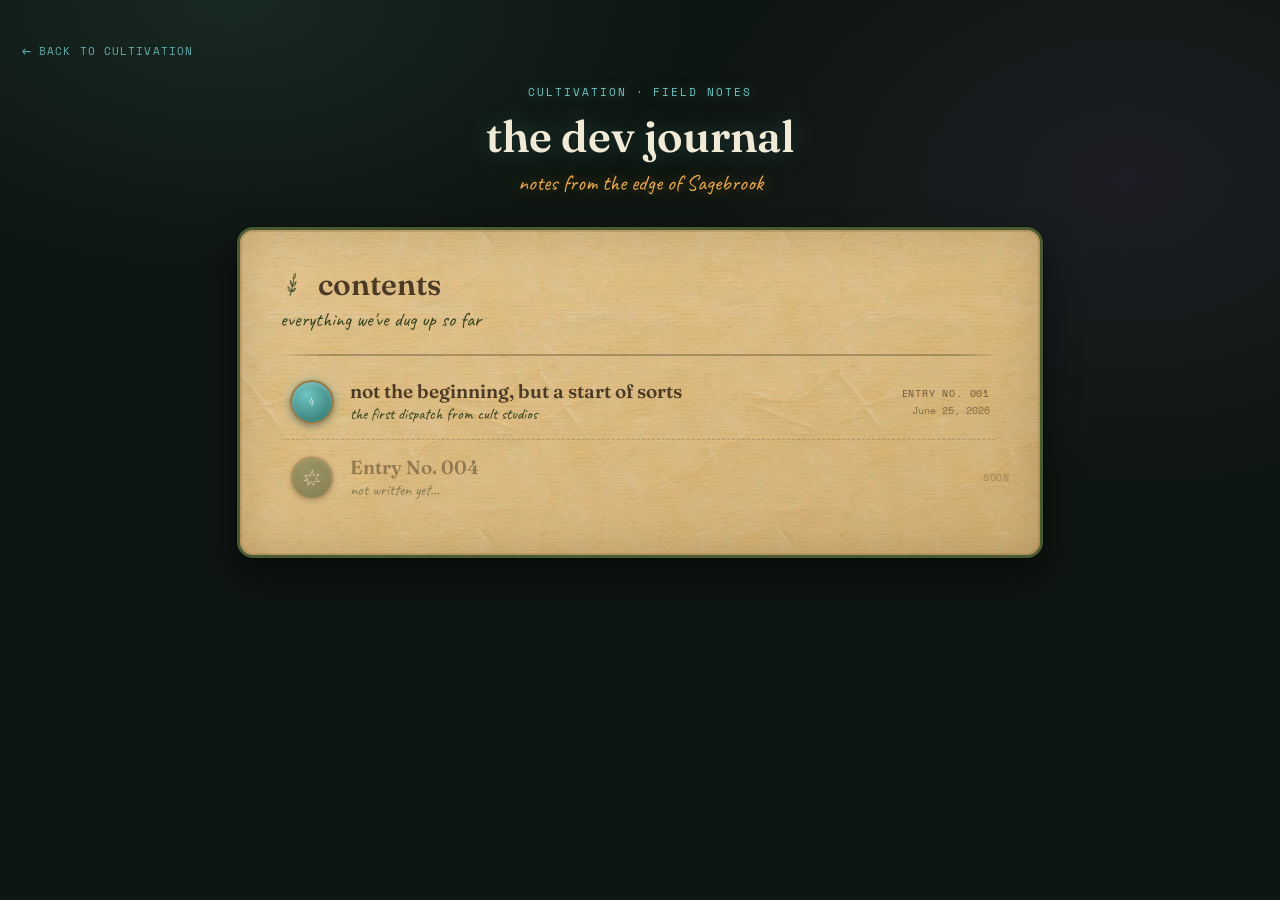
<file: journal.html>
<!-- @dsCard group="cultivation" viewport="1100x860" name="cultivation: dev journal (Contents)" subtitle="Journal page: parchment table of contents; clicking an entry opens it in a panel over the dimmed index. Pure CSS/JS." -->
<!DOCTYPE html>
<html lang="en">
<head>
<meta charset="UTF-8">
<meta name="viewport" content="width=device-width, initial-scale=1.0">
<title>cultivation: dev journal</title>
<link rel="icon" type="image/png" href="assets/brand/cult-favicon-simple.png">
<link rel="stylesheet" href="styles.css">
<style>
  :root {
    --parch-1: #efe3c4; --parch-2: #e4d3ab; --parch-3: #d6c08c;
    --parch-ink: #4a3a26; --parch-ink-soft: #6b573c;
    --vine: #4a5b34; --vine-dark: #33401f; --bronze: #9c7b46;
    --ribbon: #8456b0; --ribbon-teal: #3f8f86;
  }
  html, body { margin: 0; }
  body[data-theme="vale-night"] {
    background:
      radial-gradient(60% 50% at 18% 0%, rgba(111,198,196,0.10), transparent 60%),
      radial-gradient(55% 55% at 88% 20%, rgba(132,86,176,0.12), transparent 62%),
      var(--vale-night);
    min-height: 100vh; font-family: var(--font-sans-cv);
    padding: 40px 22px 64px; box-sizing: border-box;
  }

  /* back link */
  .back {
    display: inline-flex; align-items: center; gap: 7px; text-decoration: none;
    font-family: var(--font-mono); font-size: 11px; letter-spacing: 0.1em; text-transform: uppercase;
    color: var(--vale-lumen); margin-bottom: 22px; opacity: 0.85;
  }
  .back:hover { opacity: 1; }
  .back .arr { font-size: 15px; }

  .desk-head { max-width: 760px; margin: 0 auto 30px; text-align: center; }
  .desk-head .kick {
    font-family: var(--font-mono); font-size: 11px; letter-spacing: 0.18em;
    text-transform: uppercase; color: var(--vale-lumen); margin: 0 0 9px;
    text-shadow: 0 0 12px rgba(111,198,196,0.5);
  }
  .desk-head h1 {
    font-family: var(--font-display); font-weight: 600; font-size: 44px; margin: 0;
    color: var(--vale-cream); text-shadow: 0 0 26px rgba(111,198,196,0.28);
  }
  .desk-head p {
    font-family: var(--font-hand); font-size: 22px; color: var(--vale-lantern);
    margin: 6px 0 0; text-shadow: 0 0 14px rgba(232,168,77,0.4);
  }

  /* shared parchment surface */
  .parch {
    color: var(--parch-ink);
    background:
      linear-gradient(160deg, rgba(239,227,196,0.55), rgba(220,198,148,0.5) 60%, rgba(206,184,134,0.6)),
      url("assets/cultivation/ui/parchment-seamless.jpg") top left / 300px repeat;
    background-blend-mode: multiply, normal;
    border: 3px solid var(--vine); border-radius: 16px;
    box-shadow:
      inset 0 0 0 2px rgba(156,123,70,0.4), inset 0 0 46px rgba(120,92,52,0.3),
      0 18px 34px rgba(0,0,0,0.5), 0 0 0 1px rgba(0,0,0,0.3);
    position: relative;
  }
  .parch::before {
    content: ""; position: absolute; inset: 0; pointer-events: none; opacity: 0.04; border-radius: 16px;
    background-image: repeating-linear-gradient(0deg, rgba(74,58,38,0.8) 0 1px, transparent 1px 4px);
  }

  /* ---------- table of contents ---------- */
  .toc {
    max-width: 720px; margin: 0 auto; padding: 36px 40px 40px;
  }
  .toc-title {
    font-family: var(--font-display); font-weight: 600; font-size: 30px; color: var(--parch-ink);
    margin: 0 0 4px; display: flex; align-items: center; gap: 12px;
  }
  .toc-title img { width: 26px; height: 26px; filter: invert(22%) sepia(18%) saturate(700%) hue-rotate(45deg); }
  .toc-sub { font-family: var(--font-hand); font-size: 20px; color: var(--vine-dark); margin: 0 0 22px; }
  .toc-rule {
    height: 0; border: none; border-top: 2px solid rgba(74,58,38,0.35); margin: 0 0 8px;
    -webkit-mask-image: linear-gradient(90deg, transparent, #000 6%, #000 94%, transparent);
            mask-image: linear-gradient(90deg, transparent, #000 6%, #000 94%, transparent);
  }

  .toc-row {
    width: 100%; text-align: left; background: none; border: none; cursor: pointer;
    display: grid; grid-template-columns: 46px 1fr auto; align-items: center; gap: 14px;
    padding: 15px 10px; border-radius: 5px; color: inherit; font: inherit;
    border-bottom: 1px dashed rgba(74,58,38,0.25); transition: background .18s ease, transform .18s ease;
  }
  .toc-row:last-child { border-bottom: none; }
  .toc-row:hover { background: rgba(120,92,52,0.13); transform: translateX(3px); }
  .toc-row:focus-visible { outline: 2px solid var(--vine); outline-offset: 2px; }
  .toc-seal {
    width: 40px; height: 40px; border-radius: 50%;
    background: radial-gradient(circle at 38% 32%, #5d7040, var(--vine-dark));
    border: 2px solid var(--bronze); box-shadow: inset 0 2px 4px rgba(255,255,255,0.2), 0 2px 5px rgba(0,0,0,0.3);
    display: flex; align-items: center; justify-content: center;
  }
  .toc-seal img { width: 20px; height: 20px; filter: invert(94%) sepia(20%) saturate(180%) brightness(1.1); }
  .toc-main h3 { font-family: var(--font-display); font-weight: 600; font-size: 19px; margin: 0; color: var(--parch-ink); }
  .toc-main .tsub { font-family: var(--font-hand); font-size: 16px; color: var(--vine-dark); margin-top: 1px; }
  .toc-meta { text-align: right; }
  .toc-meta .no { font-family: var(--font-mono); font-size: 10px; letter-spacing: 0.08em; text-transform: uppercase; color: var(--parch-ink-soft); }
  .toc-meta .dt { font-family: var(--font-mono); font-size: 10px; color: var(--parch-ink-soft); opacity: 0.8; margin-top: 2px; }
  .toc-row.locked { cursor: default; opacity: 0.5; }
  .toc-row.locked:hover { background: none; transform: none; }

  /* ---------- modal ---------- */
  .backdrop {
    position: fixed; inset: 0; z-index: 100; display: flex;
    align-items: flex-start; justify-content: center; padding: 48px 20px;
    background: rgba(6,9,7,0.74); backdrop-filter: blur(3px); overflow-y: auto;
    visibility: hidden; opacity: 0; pointer-events: none;
    transition: opacity .3s ease, visibility .3s ease;
  }
  .backdrop.open { visibility: visible; opacity: 1; pointer-events: auto; }
  .modal {
    max-width: 680px; width: 100%; padding: 36px 40px 40px; margin: auto;
    transform: translateY(16px) scale(0.965); opacity: 0;
    transition: transform .3s ease, opacity .3s ease;
  }
  .backdrop.open .modal { transform: none; opacity: 1; }
  .modal .close {
    position: absolute; top: 14px; right: 16px; width: 30px; height: 30px; border-radius: 50%;
    border: 1.5px solid rgba(74,58,38,0.5); background: rgba(120,92,52,0.15); color: var(--parch-ink);
    font-size: 17px; line-height: 1; cursor: pointer; display: flex; align-items: center; justify-content: center;
  }
  .modal .close:hover { background: rgba(120,92,52,0.3); }
  .ribbon {
    position: absolute; top: -8px; right: 40px; width: 24px; height: 58px;
    background: linear-gradient(180deg, var(--ribbon), #6f479a);
    clip-path: polygon(0 0, 100% 0, 100% 100%, 50% 82%, 0 100%);
    box-shadow: 0 4px 10px rgba(0,0,0,0.4), 0 0 14px rgba(132,86,176,0.5);
  }
  .m-head { display: flex; align-items: center; gap: 13px; margin-bottom: 6px; }
  .m-seal {
    width: 42px; height: 42px; border-radius: 50%; flex-shrink: 0;
    background: radial-gradient(circle at 38% 32%, #5d7040, var(--vine-dark));
    border: 2px solid var(--bronze); box-shadow: inset 0 2px 4px rgba(255,255,255,0.2), 0 2px 5px rgba(0,0,0,0.35);
    display: flex; align-items: center; justify-content: center;
  }
  .m-seal img { width: 22px; height: 22px; filter: invert(94%) sepia(20%) saturate(180%) brightness(1.1); }
  .m-no { font-family: var(--font-mono); font-size: 10.5px; letter-spacing: 0.1em; text-transform: uppercase; color: var(--parch-ink-soft); }
  .m-dt { font-family: var(--font-mono); font-size: 10.5px; color: var(--parch-ink-soft); opacity: 0.8; }
  .modal h2 { font-family: var(--font-display); font-weight: 600; font-size: 27px; color: var(--parch-ink); margin: 10px 0 4px; }
  .modal .sub { font-family: var(--font-hand); font-size: 20px; color: var(--vine-dark); margin: 0 0 16px; }
  .modal .rule {
    height: 0; border: none; border-top: 2px solid rgba(74,58,38,0.35); margin: 14px 0 18px;
    -webkit-mask-image: linear-gradient(90deg, transparent, #000 12%, #000 88%, transparent);
            mask-image: linear-gradient(90deg, transparent, #000 12%, #000 88%, transparent);
  }
  .modal p.body { font-family: var(--font-sans-cv); font-size: 15.5px; line-height: 1.72; color: var(--parch-ink); margin: 0 0 14px; }
  .modal p.body strong { color: #3a2c1a; }
  .modal p.body em { font-style: italic; }
  .modal a { color: #8b4fc4; text-decoration: underline; text-underline-offset: 2px; }
  .modal a:hover { color: #6f3aa6; }
  .modal h3.bh {
    font-family: var(--font-display); font-weight: 600; font-size: 20px; color: var(--vine-dark);
    margin: 22px 0 8px;
  }
  .modal blockquote.bq {
    margin: 18px 0; padding: 6px 0 6px 18px; border-left: 3px solid var(--vine);
    font-family: var(--font-display); font-style: italic; font-size: 19px; line-height: 1.5; color: var(--vine-dark);
  }
  .modal ul.bl { margin: 0 0 14px; padding-left: 4px; list-style: none; }
  .modal ul.bl li {
    font-family: var(--font-sans-cv); font-size: 15.5px; line-height: 1.6; color: var(--parch-ink);
    padding-left: 22px; position: relative; margin-bottom: 7px;
  }
  .modal ul.bl li::before {
    content: ""; position: absolute; left: 4px; top: 9px; width: 6px; height: 6px; border-radius: 50%;
    background: var(--vine);
  }
  .modal figure.bf { margin: 18px 0; }
  .modal figure.bf img {
    width: 100%; border-radius: 8px; border: 2px solid rgba(74,58,38,0.3);
    box-shadow: 0 6px 16px rgba(0,0,0,0.3);
  }
  .modal figure.bf figcaption {
    font-family: var(--font-hand); font-size: 16px; color: var(--vine-dark);
    text-align: center; margin-top: 7px;
  }
  .modal .drop::first-letter {
    font-family: var(--font-display); font-weight: 600; font-size: 52px; float: left;
    line-height: 0.8; padding: 4px 10px 2px 0; color: var(--vine-dark);
  }
  .stamps { display: flex; gap: 9px; flex-wrap: wrap; margin-top: 20px; }
  .stamp {
    font-family: var(--font-mono); font-size: 10.5px; letter-spacing: 0.06em; text-transform: uppercase;
    color: var(--parch-ink-soft); padding: 4px 11px; border-radius: 3px;
    border: 1.5px solid rgba(74,58,38,0.4); background: rgba(120,92,52,0.1); transform: rotate(-1.5deg);
  }
  .stamp:nth-child(even) { transform: rotate(1.2deg); }
</style>
</head>
<body data-theme="vale-night">
  <a class="back" href="index.html"><span class="arr">&larr;</span> back to cultivation</a>

  <div class="desk-head">
    <p class="kick">cultivation · field notes</p>
    <h1>the dev journal</h1>
    <p>notes from the edge of Sagebrook</p>
  </div>

  <div class="toc parch">
    <h2 class="toc-title"><img src="assets/doodles/leaf.svg" alt=""> contents</h2>
    <p class="toc-sub">everything we've dug up so far</p>
    <hr class="toc-rule">
    <div id="toc-list"></div>
  </div>

  <div class="backdrop" id="backdrop">
    <article class="modal parch" id="modal" role="dialog" aria-modal="true">
      <button class="close" id="close" aria-label="Close">&times;</button>
      <span class="ribbon"></span>
      <div id="modal-body"></div>
    </article>
  </div>

  <script src="entries.js"></script>
  <script>
    const ENTRIES = window.JOURNAL_ENTRIES || [];

    // ---- tiny inline formatter: **bold**  *italic*  [text](url) ----
    function inline(s) {
      s = String(s)
        .replace(/&/g, "&amp;").replace(/</g, "&lt;").replace(/>/g, "&gt;");
      s = s.replace(/\[([^\]]+)\]\((https?:[^)\s]+)\)/g,
        '<a href="$2" target="_blank" rel="noopener">$1</a>');
      s = s.replace(/\*\*([^*]+)\*\*/g, "<strong>$1</strong>");
      s = s.replace(/\*([^*]+)\*/g, "<em>$1</em>");
      return s;
    }

    // ---- render one body block to HTML ----
    function block(b, isFirst) {
      switch (b.type) {
        case "h":     return `<h3 class="bh">${inline(b.text)}</h3>`;
        case "quote": return `<blockquote class="bq">${inline(b.text)}</blockquote>`;
        case "list":  return `<ul class="bl">${(b.items||[]).map(it => `<li>${inline(it)}</li>`).join("")}</ul>`;
        case "img":   return `<figure class="bf"><img src="${b.src}" alt="${(b.caption||"").replace(/"/g,"&quot;")}">${b.caption ? `<figcaption>${inline(b.caption)}</figcaption>` : ""}</figure>`;
        case "p":
        default:      return `<p class="body${isFirst ? " drop" : ""}">${inline(b.text)}</p>`;
      }
    }

    const tocList = document.getElementById('toc-list');
    const backdrop = document.getElementById('backdrop');
    const modalBody = document.getElementById('modal-body');

    // ---- alternating wax-seal tints (vale-night accents) ----
    const SEAL_TINTS = [
      { a: "#6fc6c4", b: "#2c6e66" }, // lumen teal
      { a: "#b478e0", b: "#6f479a" }, // mushroom
      { a: "#e8a84d", b: "#a06a1f" }, // lantern gold
      { a: "#e85fb0", b: "#a83a78" }  // magenta
    ];
    function sealStyle(i) {
      const t = SEAL_TINTS[i % SEAL_TINTS.length];
      return `background: radial-gradient(circle at 38% 32%, ${t.a}, ${t.b}); box-shadow: inset 0 2px 4px rgba(255,255,255,0.28), 0 2px 6px rgba(0,0,0,0.35), 0 0 13px ${t.a}66;`;
    }

    ENTRIES.forEach((e, i) => {
      const row = document.createElement('button');
      row.className = 'toc-row';
      row.innerHTML = `
        <span class="toc-seal" style="${sealStyle(i)}"><img src="assets/doodles/${e.seal}.svg" alt=""></span>
        <span class="toc-main">
          <h3>${e.title}</h3>
          <div class="tsub">${e.sub}</div>
        </span>
        <span class="toc-meta">
          <div class="no">Entry No. ${e.no}</div>
          <div class="dt">${e.date}</div>
        </span>`;
      row.addEventListener('click', () => openEntry(i));
      tocList.appendChild(row);
    });

    // a locked "coming soon" row (configured in entries.js)
    const up = window.JOURNAL_UPCOMING;
    if (up) {
      const locked = document.createElement('div');
      locked.className = 'toc-row locked';
      locked.innerHTML = `
        <span class="toc-seal"><img src="assets/doodles/${up.seal || 'star'}.svg" alt=""></span>
        <span class="toc-main"><h3>${up.title || ('Entry No. ' + up.no)}</h3><div class="tsub">${up.note || 'not written yet…'}</div></span>
        <span class="toc-meta"><div class="no">soon</div></span>`;
      tocList.appendChild(locked);
    }

    function openEntry(i) {
      const e = ENTRIES[i];
      modalBody.innerHTML = `
        <div class="m-head">
          <div class="m-seal" style="${sealStyle(i)}"><img src="assets/doodles/${e.seal}.svg" alt=""></div>
          <div>
            <div class="m-no">Entry No. ${e.no}</div>
            <div class="m-dt">${e.date}</div>
          </div>
        </div>
        <h2>${e.title}</h2>
        <p class="sub">${e.sub}</p>
        <hr class="rule">
        ${e.body.map((b, idx) => block(b, idx === 0)).join('')}
        <div class="stamps">${e.tags.map(t => `<span class="stamp">${t}</span>`).join('')}</div>`;
      backdrop.classList.add('open');
      document.body.style.overflow = 'hidden';
      document.getElementById('close').focus();
    }
    function closeModal() {
      backdrop.classList.remove('open');
      document.body.style.overflow = '';
    }
    document.getElementById('close').addEventListener('click', closeModal);
    backdrop.addEventListener('click', (ev) => { if (ev.target === backdrop) closeModal(); });
    document.addEventListener('keydown', (ev) => { if (ev.key === 'Escape') closeModal(); });

    // deep link: journal.html?entry=001 opens that entry (used by newsletter emails)
    (function(){
      const want = new URLSearchParams(location.search).get('entry');
      if (!want) return;
      const idx = ENTRIES.findIndex(e => String(e.no) === String(want));
      if (idx >= 0) openEntry(idx);
    })();
  </script>
</body>
</html>
</file>
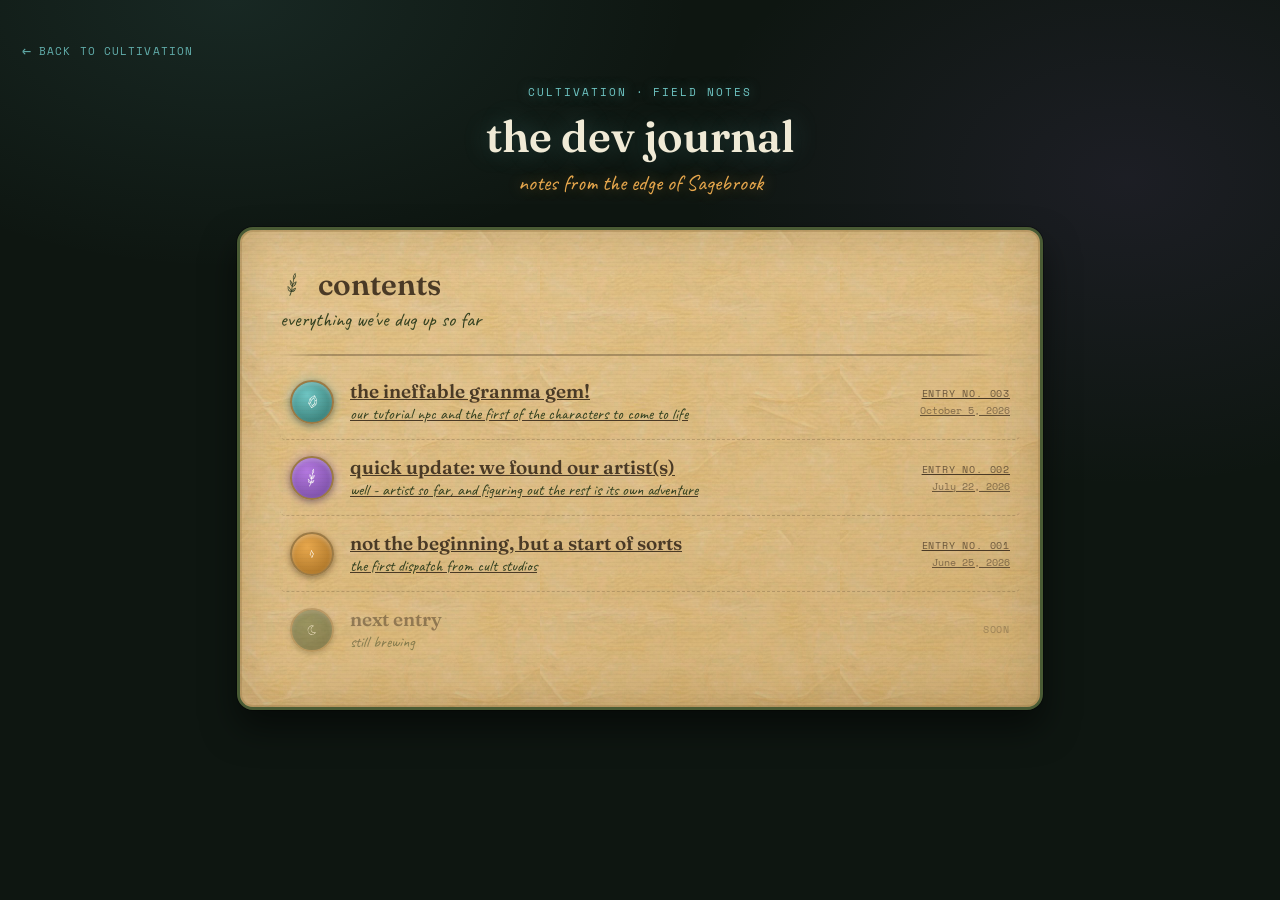
<file: docs/journal.html>
<!-- @dsCard group="cultivation" viewport="1100x860" name="cultivation: dev journal (Contents)" subtitle="Journal page: parchment table of contents; clicking an entry opens it in a panel over the dimmed index. Pure CSS/JS." -->
<!DOCTYPE html>
<html lang="en">
<head>
<meta charset="UTF-8">
<meta name="viewport" content="width=device-width, initial-scale=1.0">
<title>cultivation: dev journal</title>
<link rel="icon" type="image/png" href="assets/brand/cult-favicon-simple.png" />
<link rel="stylesheet" href="styles.css">
<style>
  :root {
    --parch-1: #efe3c4; --parch-2: #e4d3ab; --parch-3: #d6c08c;
    --parch-ink: #4a3a26; --parch-ink-soft: #6b573c;
    --vine: #4a5b34; --vine-dark: #33401f; --bronze: #9c7b46;
    --ribbon: #8456b0; --ribbon-teal: #3f8f86;
  }
  html, body { margin: 0; }
  body[data-theme="vale-night"] {
    background:
      radial-gradient(60% 50% at 18% 0%, rgba(111,198,196,0.10), transparent 60%),
      radial-gradient(55% 55% at 88% 20%, rgba(132,86,176,0.12), transparent 62%),
      var(--vale-night);
    min-height: 100vh; font-family: var(--font-sans-cv);
    padding: 40px 22px 64px; box-sizing: border-box;
  }

  /* back link */
  .back {
    display: inline-flex; align-items: center; gap: 7px; text-decoration: none;
    font-family: var(--font-mono); font-size: 11px; letter-spacing: 0.1em; text-transform: uppercase;
    color: var(--vale-lumen); margin-bottom: 22px; opacity: 0.85;
  }
  .back:hover { opacity: 1; }
  .back .arr { font-size: 15px; }

  .desk-head { max-width: 760px; margin: 0 auto 30px; text-align: center; }
  .desk-head .kick {
    font-family: var(--font-mono); font-size: 11px; letter-spacing: 0.18em;
    text-transform: uppercase; color: var(--vale-lumen); margin: 0 0 9px;
    text-shadow: 0 0 12px rgba(111,198,196,0.5);
  }
  .desk-head h1 {
    font-family: var(--font-display); font-weight: 600; font-size: 44px; margin: 0;
    color: var(--vale-cream); text-shadow: 0 0 26px rgba(111,198,196,0.28);
  }
  .desk-head p {
    font-family: var(--font-hand); font-size: 22px; color: var(--vale-lantern);
    margin: 6px 0 0; text-shadow: 0 0 14px rgba(232,168,77,0.4);
  }

  /* shared parchment surface */
  .parch {
    color: var(--parch-ink);
    background:
      linear-gradient(160deg, rgba(239,227,196,0.55), rgba(220,198,148,0.5) 60%, rgba(206,184,134,0.6)),
      url("assets/cultivation/ui/parchment-seamless.jpg") top left / 300px repeat;
    background-blend-mode: multiply, normal;
    border: 3px solid var(--vine); border-radius: 16px;
    box-shadow:
      inset 0 0 0 2px rgba(156,123,70,0.4), inset 0 0 46px rgba(120,92,52,0.3),
      0 18px 34px rgba(0,0,0,0.5), 0 0 0 1px rgba(0,0,0,0.3);
    position: relative;
  }
  .parch::before {
    content: ""; position: absolute; inset: 0; pointer-events: none; opacity: 0.04; border-radius: 16px;
    background-image: repeating-linear-gradient(0deg, rgba(74,58,38,0.8) 0 1px, transparent 1px 4px);
  }

  /* ---------- table of contents ---------- */
  .toc {
    max-width: 720px; margin: 0 auto; padding: 36px 40px 40px;
  }
  .toc-title {
    font-family: var(--font-display); font-weight: 600; font-size: 30px; color: var(--parch-ink);
    margin: 0 0 4px; display: flex; align-items: center; gap: 12px;
  }
  .toc-title img { width: 26px; height: 26px; filter: invert(22%) sepia(18%) saturate(700%) hue-rotate(45deg); }
  .toc-sub { font-family: var(--font-hand); font-size: 20px; color: var(--vine-dark); margin: 0 0 22px; }
  .toc-rule {
    height: 0; border: none; border-top: 2px solid rgba(74,58,38,0.35); margin: 0 0 8px;
    -webkit-mask-image: linear-gradient(90deg, transparent, #000 6%, #000 94%, transparent);
            mask-image: linear-gradient(90deg, transparent, #000 6%, #000 94%, transparent);
  }

  .toc-row {
    width: 100%; text-align: left; background: none; border: none; cursor: pointer;
    display: grid; grid-template-columns: 46px 1fr auto; align-items: center; gap: 14px;
    padding: 15px 10px; border-radius: 5px; color: inherit; font: inherit;
    border-bottom: 1px dashed rgba(74,58,38,0.25); transition: background .18s ease, transform .18s ease;
  }
  .toc-row:last-child { border-bottom: none; }
  .toc-row:hover { background: rgba(120,92,52,0.13); transform: translateX(3px); }
  .toc-row:focus-visible { outline: 2px solid var(--vine); outline-offset: 2px; }
  .toc-seal {
    width: 40px; height: 40px; border-radius: 50%;
    background: radial-gradient(circle at 38% 32%, #5d7040, var(--vine-dark));
    border: 2px solid var(--bronze); box-shadow: inset 0 2px 4px rgba(255,255,255,0.2), 0 2px 5px rgba(0,0,0,0.3);
    display: flex; align-items: center; justify-content: center;
  }
  .toc-seal img { width: 20px; height: 20px; filter: invert(94%) sepia(20%) saturate(180%) brightness(1.1); }
  .toc-main h3 { font-family: var(--font-display); font-weight: 600; font-size: 19px; margin: 0; color: var(--parch-ink); }
  .toc-main .tsub { font-family: var(--font-hand); font-size: 16px; color: var(--vine-dark); margin-top: 1px; }
  .toc-meta { text-align: right; }
  .toc-meta .no { font-family: var(--font-mono); font-size: 10px; letter-spacing: 0.08em; text-transform: uppercase; color: var(--parch-ink-soft); }
  .toc-meta .dt { font-family: var(--font-mono); font-size: 10px; color: var(--parch-ink-soft); opacity: 0.8; margin-top: 2px; }
  .toc-row.locked { cursor: default; opacity: 0.5; }
  .toc-row.locked:hover { background: none; transform: none; }

  /* ---------- modal ---------- */
  .backdrop {
    position: fixed; inset: 0; z-index: 100; display: flex;
    align-items: flex-start; justify-content: center; padding: 48px 20px;
    background: rgba(6,9,7,0.74); backdrop-filter: blur(3px); overflow-y: auto;
    visibility: hidden; opacity: 0; pointer-events: none;
    transition: opacity .3s ease, visibility .3s ease;
  }
  .backdrop.open { visibility: visible; opacity: 1; pointer-events: auto; }
  .modal {
    max-width: 680px; width: 100%; padding: 36px 40px 40px; margin: auto;
    transform: translateY(16px) scale(0.965); opacity: 0;
    transition: transform .3s ease, opacity .3s ease;
  }
  .backdrop.open .modal { transform: none; opacity: 1; }
  .modal .close {
    position: absolute; top: 14px; right: 16px; width: 30px; height: 30px; border-radius: 50%;
    border: 1.5px solid rgba(74,58,38,0.5); background: rgba(120,92,52,0.15); color: var(--parch-ink);
    font-size: 17px; line-height: 1; cursor: pointer; display: flex; align-items: center; justify-content: center;
  }
  .modal .close:hover { background: rgba(120,92,52,0.3); }
  .ribbon {
    position: absolute; top: -8px; right: 40px; width: 24px; height: 58px;
    background: linear-gradient(180deg, var(--ribbon), #6f479a);
    clip-path: polygon(0 0, 100% 0, 100% 100%, 50% 82%, 0 100%);
    box-shadow: 0 4px 10px rgba(0,0,0,0.4), 0 0 14px rgba(132,86,176,0.5);
  }
  .m-head { display: flex; align-items: center; gap: 13px; margin-bottom: 6px; }
  .m-seal {
    width: 42px; height: 42px; border-radius: 50%; flex-shrink: 0;
    background: radial-gradient(circle at 38% 32%, #5d7040, var(--vine-dark));
    border: 2px solid var(--bronze); box-shadow: inset 0 2px 4px rgba(255,255,255,0.2), 0 2px 5px rgba(0,0,0,0.35);
    display: flex; align-items: center; justify-content: center;
  }
  .m-seal img { width: 22px; height: 22px; filter: invert(94%) sepia(20%) saturate(180%) brightness(1.1); }
  .m-no { font-family: var(--font-mono); font-size: 10.5px; letter-spacing: 0.1em; text-transform: uppercase; color: var(--parch-ink-soft); }
  .m-dt { font-family: var(--font-mono); font-size: 10.5px; color: var(--parch-ink-soft); opacity: 0.8; }
  .modal h2 { font-family: var(--font-display); font-weight: 600; font-size: 27px; color: var(--parch-ink); margin: 10px 0 4px; }
  .modal .sub { font-family: var(--font-hand); font-size: 20px; color: var(--vine-dark); margin: 0 0 16px; }
  .modal .rule {
    height: 0; border: none; border-top: 2px solid rgba(74,58,38,0.35); margin: 14px 0 18px;
    -webkit-mask-image: linear-gradient(90deg, transparent, #000 12%, #000 88%, transparent);
            mask-image: linear-gradient(90deg, transparent, #000 12%, #000 88%, transparent);
  }
  .modal p.body { font-family: var(--font-sans-cv); font-size: 15.5px; line-height: 1.72; color: var(--parch-ink); margin: 0 0 14px; }
  .modal p.body strong { color: #3a2c1a; }
  .modal p.body em { font-style: italic; }
  .modal a { color: #8b4fc4; text-decoration: underline; text-underline-offset: 2px; }
  .modal a:hover { color: #6f3aa6; }
  .modal h3.bh {
    font-family: var(--font-display); font-weight: 600; font-size: 20px; color: var(--vine-dark);
    margin: 22px 0 8px;
  }
  .modal blockquote.bq {
    margin: 18px 0; padding: 6px 0 6px 18px; border-left: 3px solid var(--vine);
    font-family: var(--font-display); font-style: italic; font-size: 19px; line-height: 1.5; color: var(--vine-dark);
  }
  .modal ul.bl { margin: 0 0 14px; padding-left: 4px; list-style: none; }
  .modal ul.bl li {
    font-family: var(--font-sans-cv); font-size: 15.5px; line-height: 1.6; color: var(--parch-ink);
    padding-left: 22px; position: relative; margin-bottom: 7px;
  }
  .modal ul.bl li::before {
    content: ""; position: absolute; left: 4px; top: 9px; width: 6px; height: 6px; border-radius: 50%;
    background: var(--vine);
  }
  .modal figure.bf { margin: 18px 0; }
  .modal figure.bf img {
    width: 100%; border-radius: 8px; border: 2px solid rgba(74,58,38,0.3);
    box-shadow: 0 6px 16px rgba(0,0,0,0.3);
  }
  .modal figure.bf figcaption {
    font-family: var(--font-hand); font-size: 16px; color: var(--vine-dark);
    text-align: center; margin-top: 7px;
  }
  .modal .drop::first-letter {
    font-family: var(--font-display); font-weight: 600; font-size: 52px; float: left;
    line-height: 0.8; padding: 4px 10px 2px 0; color: var(--vine-dark);
  }
  .stamps { display: flex; gap: 9px; flex-wrap: wrap; margin-top: 20px; }
  .stamp {
    font-family: var(--font-mono); font-size: 10.5px; letter-spacing: 0.06em; text-transform: uppercase;
    color: var(--parch-ink-soft); padding: 4px 11px; border-radius: 3px;
    border: 1.5px solid rgba(74,58,38,0.4); background: rgba(120,92,52,0.1); transform: rotate(-1.5deg);
  }
  .stamp:nth-child(even) { transform: rotate(1.2deg); }
</style>
</head>
<body data-theme="vale-night">
  <a class="back" href="index.html"><span class="arr">&larr;</span> back to cultivation</a>

  <div class="desk-head">
    <p class="kick">cultivation · field notes</p>
    <h1>the dev journal</h1>
    <p>notes from the edge of Sagebrook</p>
  </div>

  <div class="toc parch">
    <h2 class="toc-title"><img src="assets/doodles/leaf.svg" alt=""> contents</h2>
    <p class="toc-sub">everything we've dug up so far</p>
    <hr class="toc-rule">
    <div id="toc-list"></div>
  </div>

  <div class="backdrop" id="backdrop">
    <article class="modal parch" id="modal" role="dialog" aria-modal="true">
      <button class="close" id="close" aria-label="Close">&times;</button>
      <span class="ribbon"></span>
      <div id="modal-body"></div>
    </article>
  </div>

  <script src="entries.js"></script>
  <script>
    const ENTRIES = window.JOURNAL_ENTRIES || [];

    // ---- caption -> plain image description: drops link/bold/italic syntax ----
    function altText(s) {
      return String(s || "")
        .replace(/\[([^\]]+)\]\([^)]+\)/g, "$1").replace(/\*\*|\*/g, "")
        .replace(/&/g, "&amp;").replace(/</g, "&lt;").replace(/>/g, "&gt;").replace(/"/g, "&quot;");
    }

    // ---- tiny inline formatter: **bold**  *italic*  [text](url) ----
    function inline(s) {
      s = String(s)
        .replace(/&/g, "&amp;").replace(/</g, "&lt;").replace(/>/g, "&gt;");
      s = s.replace(/\[([^\]]+)\]\((https?:[^)\s]+)\)/g,
        '<a href="$2" target="_blank" rel="noopener">$1</a>');
      s = s.replace(/\*\*([^*]+)\*\*/g, "<strong>$1</strong>");
      s = s.replace(/\*([^*]+)\*/g, "<em>$1</em>");
      return s;
    }

    // ---- render one body block to HTML ----
    function block(b, isFirst) {
      switch (b.type) {
        case "h":     return `<h3 class="bh">${inline(b.text)}</h3>`;
        case "quote": return `<blockquote class="bq">${inline(b.text)}</blockquote>`;
        case "list":  return `<ul class="bl">${(b.items||[]).map(it => `<li>${inline(it)}</li>`).join("")}</ul>`;
        case "img":   return `<figure class="bf"><img src="${b.src}" alt="${altText(b.caption)}">${b.caption ? `<figcaption>${inline(b.caption)}</figcaption>` : ""}</figure>`;
        case "p":
        default:      return `<p class="body${isFirst ? " drop" : ""}">${inline(b.text)}</p>`;
      }
    }

    const tocList = document.getElementById('toc-list');
    const backdrop = document.getElementById('backdrop');
    const modalBody = document.getElementById('modal-body');

    // ---- alternating wax-seal tints (vale-night accents) ----
    const SEAL_TINTS = [
      { a: "#6fc6c4", b: "#2c6e66" }, // lumen teal
      { a: "#b478e0", b: "#6f479a" }, // mushroom
      { a: "#e8a84d", b: "#a06a1f" }, // lantern gold
      { a: "#e85fb0", b: "#a83a78" }  // magenta
    ];
    function sealStyle(i) {
      const t = SEAL_TINTS[i % SEAL_TINTS.length];
      return `background: radial-gradient(circle at 38% 32%, ${t.a}, ${t.b}); box-shadow: inset 0 2px 4px rgba(255,255,255,0.28), 0 2px 6px rgba(0,0,0,0.35), 0 0 13px ${t.a}66;`;
    }

    // keep in sync with slugify() in scripts/build-journal.mjs
    function slugify(title) {
      return title.toLowerCase().replace(/[^a-z0-9]+/g, '-').replace(/(^-|-$)/g, '');
    }

    ENTRIES.forEach((e, i) => {
      const row = document.createElement('a');
      row.className = 'toc-row';
      row.href = `journal/${e.no}-${slugify(e.title)}.html`;
      row.innerHTML = `
        <span class="toc-seal" style="${sealStyle(i)}"><img src="assets/doodles/${e.seal}.svg" alt=""></span>
        <span class="toc-main">
          <h3>${e.title}</h3>
          <div class="tsub">${e.sub}</div>
        </span>
        <span class="toc-meta">
          <div class="no">Entry No. ${e.no}</div>
          <div class="dt">${e.date}</div>
        </span>`;
      row.addEventListener('click', (ev) => { ev.preventDefault(); openEntry(i); });
      tocList.appendChild(row);
    });

    // a locked "coming soon" row (configured in entries.js)
    const up = window.JOURNAL_UPCOMING;
    if (up) {
      const locked = document.createElement('div');
      locked.className = 'toc-row locked';
      locked.innerHTML = `
        <span class="toc-seal"><img src="assets/doodles/${up.seal || 'star'}.svg" alt=""></span>
        <span class="toc-main"><h3>${up.title || ('Entry No. ' + up.no)}</h3><div class="tsub">${up.note || 'not written yet…'}</div></span>
        <span class="toc-meta"><div class="no">soon</div></span>`;
      tocList.appendChild(locked);
    }

    function openEntry(i) {
      const e = ENTRIES[i];
      modalBody.innerHTML = `
        <div class="m-head">
          <div class="m-seal" style="${sealStyle(i)}"><img src="assets/doodles/${e.seal}.svg" alt=""></div>
          <div>
            <div class="m-no">Entry No. ${e.no}</div>
            <div class="m-dt">${e.date}</div>
          </div>
        </div>
        <h2>${e.title}</h2>
        <p class="sub">${e.sub}</p>
        <hr class="rule">
        ${e.body.map((b, idx) => block(b, idx === 0)).join('')}
        <div class="stamps">${e.tags.map(t => `<span class="stamp">${t}</span>`).join('')}</div>`;
      backdrop.classList.add('open');
      document.body.style.overflow = 'hidden';
      document.getElementById('close').focus();
    }
    function closeModal() {
      backdrop.classList.remove('open');
      document.body.style.overflow = '';
    }
    document.getElementById('close').addEventListener('click', closeModal);
    backdrop.addEventListener('click', (ev) => { if (ev.target === backdrop) closeModal(); });
    document.addEventListener('keydown', (ev) => { if (ev.key === 'Escape') closeModal(); });

    // deep link: journal.html?entry=001 opens that entry (used by newsletter emails)
    (function(){
      const want = new URLSearchParams(location.search).get('entry');
      if (!want) return;
      const idx = ENTRIES.findIndex(e => String(e.no) === String(want));
      if (idx >= 0) openEntry(idx);
    })();
  </script>
</body>
</html>
</file>
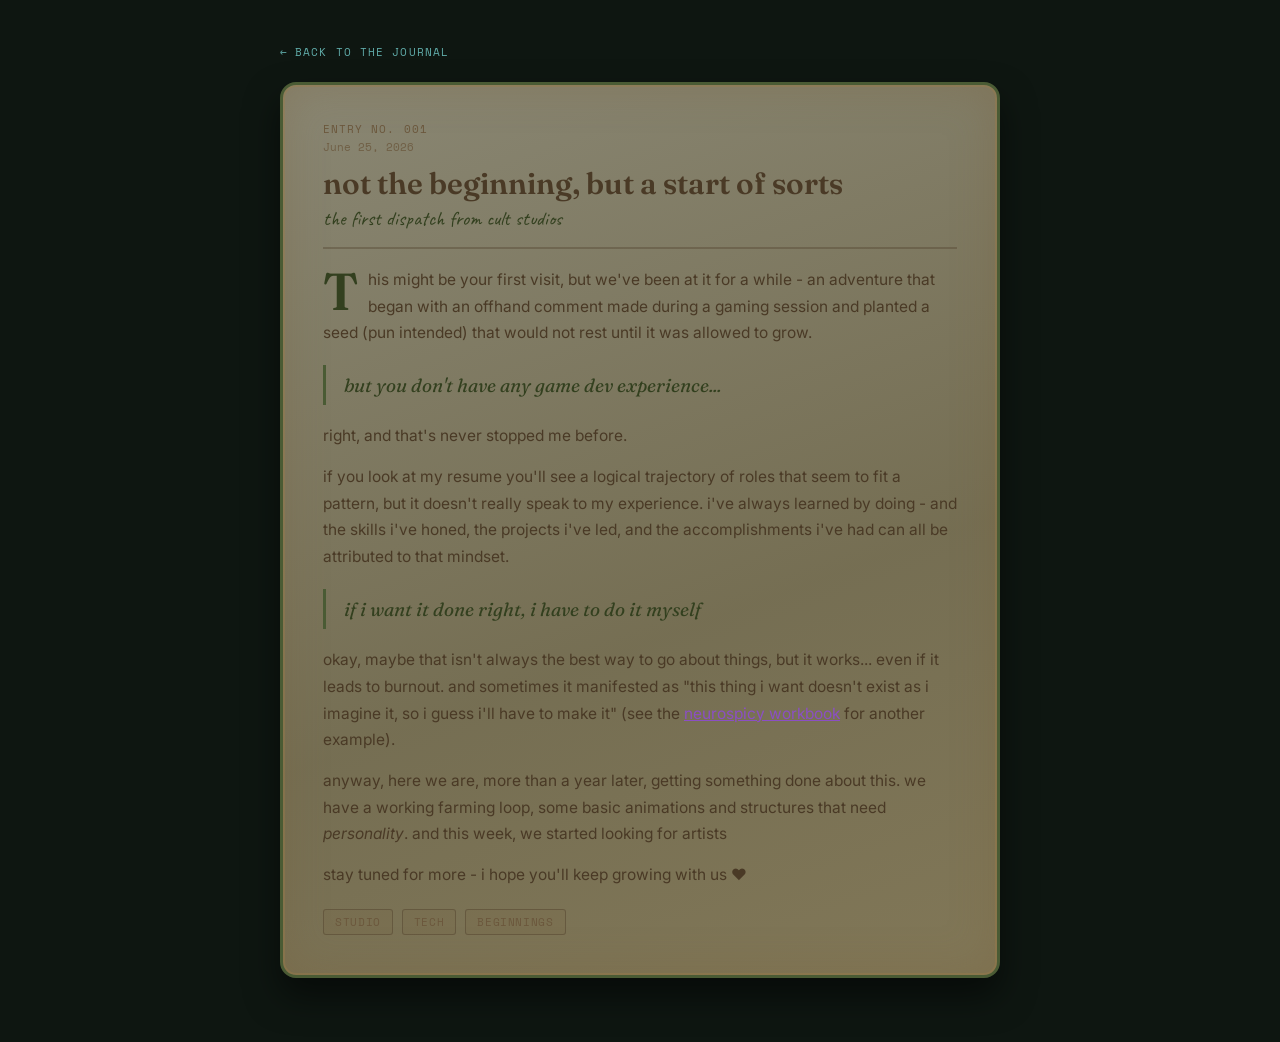
<file: docs/journal/001-not-the-beginning-but-a-start-of-sorts.html>
<!DOCTYPE html>
<html lang="en">
<head>
<meta charset="UTF-8">
<meta name="viewport" content="width=device-width, initial-scale=1.0">
<title>not the beginning, but a start of sorts — cultivation dev journal</title>
<meta name="description" content="This might be your first visit, but we've been at it for a while - an adventure that began with an offhand comment made during a gaming session and planted a seed (pun intended) that would not rest…">
<link rel="canonical" href="https://www.cultivation.site/journal/001-not-the-beginning-but-a-start-of-sorts.html">

<meta property="og:type" content="article">
<meta property="og:site_name" content="cultivation">
<meta property="og:url" content="https://www.cultivation.site/journal/001-not-the-beginning-but-a-start-of-sorts.html">
<meta property="og:title" content="not the beginning, but a start of sorts">
<meta property="og:description" content="This might be your first visit, but we've been at it for a while - an adventure that began with an offhand comment made during a gaming session and planted a seed (pun intended) that would not rest…">
<meta property="og:image" content="https://www.cultivation.site/assets/cultivation/site/farm.jpg">

<meta name="twitter:card" content="summary_large_image">
<meta name="twitter:title" content="not the beginning, but a start of sorts">
<meta name="twitter:description" content="This might be your first visit, but we've been at it for a while - an adventure that began with an offhand comment made during a gaming session and planted a seed (pun intended) that would not rest…">
<meta name="twitter:image" content="https://www.cultivation.site/assets/cultivation/site/farm.jpg">

<script type="application/ld+json">
{
  "@context": "https://schema.org",
  "@type": "BlogPosting",
  "headline": "not the beginning, but a start of sorts",
  "datePublished": "June 25, 2026",
  "author": { "@type": "Organization", "name": "Cult Studios" },
  "publisher": { "@type": "Organization", "name": "Cult Studios" },
  "mainEntityOfPage": "https://www.cultivation.site/journal/001-not-the-beginning-but-a-start-of-sorts.html"
}
</script>

<link rel="icon" type="image/png" href="../assets/brand/cult-favicon-simple.png">
<link rel="stylesheet" href="../styles.css">
<style>
  html, body { margin: 0; }
  body {
    background: var(--vale-night); color: var(--vale-body); font-family: var(--font-sans-cv);
    min-height: 100vh; padding: 40px 22px 64px; box-sizing: border-box;
  }
  .wrap { max-width: 720px; margin: 0 auto; }
  .back {
    display: inline-flex; align-items: center; gap: 7px; text-decoration: none;
    font-family: var(--font-mono); font-size: 11px; letter-spacing: 0.1em; text-transform: uppercase;
    color: var(--vale-lumen); margin-bottom: 22px; opacity: 0.85;
  }
  .back:hover { opacity: 1; }
  .entry {
    color: var(--parch-ink, #4a3a26);
    background: linear-gradient(160deg, rgba(239,227,196,0.55), rgba(220,198,148,0.5) 60%, rgba(206,184,134,0.6));
    border: 3px solid #4a5b34; border-radius: 16px; padding: 36px 40px 40px;
    box-shadow: inset 0 0 0 2px rgba(156,123,70,0.4), inset 0 0 46px rgba(120,92,52,0.3), 0 18px 34px rgba(0,0,0,0.5);
  }
  .m-no { font-family: var(--font-mono); font-size: 10.5px; letter-spacing: 0.1em; text-transform: uppercase; color: #6b573c; }
  .m-dt { font-family: var(--font-mono); font-size: 10.5px; color: #6b573c; opacity: 0.8; margin-top: 2px; }
  .entry h1 { font-family: var(--font-display); font-weight: 600; font-size: 30px; color: #4a3a26; margin: 10px 0 4px; }
  .entry .sub { font-family: var(--font-hand); font-size: 20px; color: #33401f; margin: 0 0 16px; }
  .rule { height: 0; border: none; border-top: 2px solid rgba(74,58,38,0.35); margin: 14px 0 18px; }
  .body { font-family: var(--font-sans-cv); font-size: 15.5px; line-height: 1.72; color: #4a3a26; margin: 0 0 14px; }
  .body strong { color: #3a2c1a; }
  .drop::first-letter { font-family: var(--font-display); font-weight: 600; font-size: 52px; float: left; line-height: 0.8; padding: 4px 10px 2px 0; color: #33401f; }
  .bq { margin: 18px 0; padding: 6px 0 6px 18px; border-left: 3px solid #4a5b34; font-family: var(--font-display); font-style: italic; font-size: 19px; line-height: 1.5; color: #33401f; }
  .bl { margin: 0 0 14px; padding-left: 4px; list-style: none; }
  .bl li { font-family: var(--font-sans-cv); font-size: 15.5px; line-height: 1.6; color: #4a3a26; padding-left: 22px; position: relative; margin-bottom: 7px; }
  .bl li::before { content: ""; position: absolute; left: 4px; top: 9px; width: 6px; height: 6px; border-radius: 50%; background: #4a5b34; }
  .bf { margin: 18px 0; }
  .bf img { width: 100%; border-radius: 8px; border: 2px solid rgba(74,58,38,0.3); }
  .bf figcaption { font-family: var(--font-hand); font-size: 16px; color: #33401f; text-align: center; margin-top: 7px; }
  .stamps { display: flex; gap: 9px; flex-wrap: wrap; margin-top: 20px; }
  .stamp { font-family: var(--font-mono); font-size: 10.5px; letter-spacing: 0.06em; text-transform: uppercase; color: #6b573c; padding: 4px 11px; border-radius: 3px; border: 1.5px solid rgba(74,58,38,0.4); background: rgba(120,92,52,0.1); }
  .entry a { color: #8b4fc4; }
</style>
</head>
<body data-theme="vale-night">
  <div class="wrap">
    <a class="back" href="../journal.html"><span class="arr">&larr;</span> back to the journal</a>
    <article class="entry">
      <div class="m-no">Entry No. 001</div>
      <div class="m-dt">June 25, 2026</div>
      <h1>not the beginning, but a start of sorts</h1>
      <p class="sub">the first dispatch from cult studios</p>
      <hr class="rule">
      <p class="body drop">This might be your first visit, but we've been at it for a while - an adventure that began with an offhand comment made during a gaming session and planted a seed (pun intended) that would not rest until it was allowed to grow.</p>
      <blockquote class="bq">but you don't have any game dev experience...</blockquote>
      <p class="body">right, and that's never stopped me before. </p>
      <p class="body">if you look at my resume you'll see a logical trajectory of roles that seem to fit a pattern, but it doesn't really speak to my experience. i've always learned by doing - and the skills i've honed, the projects i've led, and the accomplishments i've had can all be attributed to that mindset. </p>
      <blockquote class="bq">if i want it done right, i have to do it myself</blockquote>
      <p class="body">okay, maybe that isn't always the best way to go about things, but it works... even if it leads to burnout. and sometimes it manifested as "this thing i want doesn't exist as i imagine it, so i guess i'll have to make it" (see the <a href="https://neurospicyworkbook.com/#waitlist" target="_blank" rel="noopener">neurospicy workbook</a> for another example).</p>
      <p class="body">anyway, here we are, more than a year later, getting something done about this. we have a working farming loop, some basic animations and structures that need <em>personality</em>. and this week, we started looking for artists</p>
      <p class="body">stay tuned for more - i hope you'll keep growing with us ♥</p>
      <div class="stamps"><span class="stamp">studio</span><span class="stamp">tech</span><span class="stamp">beginnings</span></div>
    </article>
  </div>
</body>
</html>
</file>
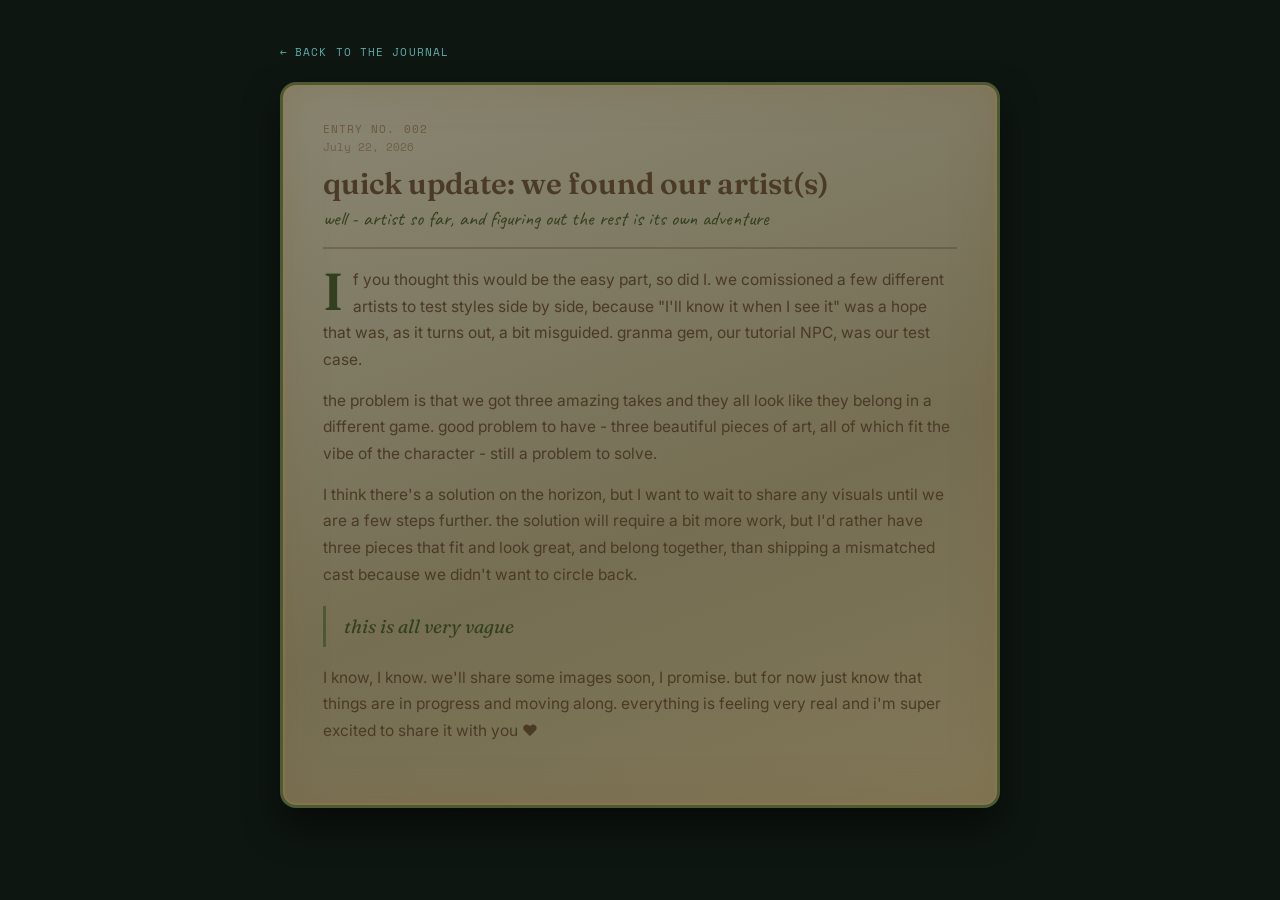
<file: docs/journal/002-quick-update-we-found-our-artist-s.html>
<!DOCTYPE html>
<html lang="en">
<head>
<meta charset="UTF-8">
<meta name="viewport" content="width=device-width, initial-scale=1.0">
<title>quick update: we found our artist(s) — cultivation dev journal</title>
<meta name="description" content="If you thought this would be the easy part, so did I. we comissioned a few different artists to test styles side by side, because "I'll know it when I see it" was a hope that was, as it turns out,…">
<link rel="canonical" href="https://www.cultivation.site/journal/002-quick-update-we-found-our-artist-s.html">

<meta property="og:type" content="article">
<meta property="og:site_name" content="cultivation">
<meta property="og:url" content="https://www.cultivation.site/journal/002-quick-update-we-found-our-artist-s.html">
<meta property="og:title" content="quick update: we found our artist(s)">
<meta property="og:description" content="If you thought this would be the easy part, so did I. we comissioned a few different artists to test styles side by side, because "I'll know it when I see it" was a hope that was, as it turns out,…">
<meta property="og:image" content="https://www.cultivation.site/assets/cultivation/site/farm.jpg">

<meta name="twitter:card" content="summary_large_image">
<meta name="twitter:title" content="quick update: we found our artist(s)">
<meta name="twitter:description" content="If you thought this would be the easy part, so did I. we comissioned a few different artists to test styles side by side, because "I'll know it when I see it" was a hope that was, as it turns out,…">
<meta name="twitter:image" content="https://www.cultivation.site/assets/cultivation/site/farm.jpg">

<script type="application/ld+json">
{
  "@context": "https://schema.org",
  "@type": "BlogPosting",
  "headline": "quick update: we found our artist(s)",
  "datePublished": "July 22, 2026",
  "author": { "@type": "Organization", "name": "Cult Studios" },
  "publisher": { "@type": "Organization", "name": "Cult Studios" },
  "mainEntityOfPage": "https://www.cultivation.site/journal/002-quick-update-we-found-our-artist-s.html"
}
</script>

<link rel="icon" type="image/png" href="../assets/brand/cult-favicon-simple.png">
<link rel="stylesheet" href="../styles.css">
<style>
  html, body { margin: 0; }
  body {
    background: var(--vale-night); color: var(--vale-body); font-family: var(--font-sans-cv);
    min-height: 100vh; padding: 40px 22px 64px; box-sizing: border-box;
  }
  .wrap { max-width: 720px; margin: 0 auto; }
  .back {
    display: inline-flex; align-items: center; gap: 7px; text-decoration: none;
    font-family: var(--font-mono); font-size: 11px; letter-spacing: 0.1em; text-transform: uppercase;
    color: var(--vale-lumen); margin-bottom: 22px; opacity: 0.85;
  }
  .back:hover { opacity: 1; }
  .entry {
    color: var(--parch-ink, #4a3a26);
    background: linear-gradient(160deg, rgba(239,227,196,0.55), rgba(220,198,148,0.5) 60%, rgba(206,184,134,0.6));
    border: 3px solid #4a5b34; border-radius: 16px; padding: 36px 40px 40px;
    box-shadow: inset 0 0 0 2px rgba(156,123,70,0.4), inset 0 0 46px rgba(120,92,52,0.3), 0 18px 34px rgba(0,0,0,0.5);
  }
  .m-no { font-family: var(--font-mono); font-size: 10.5px; letter-spacing: 0.1em; text-transform: uppercase; color: #6b573c; }
  .m-dt { font-family: var(--font-mono); font-size: 10.5px; color: #6b573c; opacity: 0.8; margin-top: 2px; }
  .entry h1 { font-family: var(--font-display); font-weight: 600; font-size: 30px; color: #4a3a26; margin: 10px 0 4px; }
  .entry .sub { font-family: var(--font-hand); font-size: 20px; color: #33401f; margin: 0 0 16px; }
  .rule { height: 0; border: none; border-top: 2px solid rgba(74,58,38,0.35); margin: 14px 0 18px; }
  .body { font-family: var(--font-sans-cv); font-size: 15.5px; line-height: 1.72; color: #4a3a26; margin: 0 0 14px; }
  .body strong { color: #3a2c1a; }
  .drop::first-letter { font-family: var(--font-display); font-weight: 600; font-size: 52px; float: left; line-height: 0.8; padding: 4px 10px 2px 0; color: #33401f; }
  .bq { margin: 18px 0; padding: 6px 0 6px 18px; border-left: 3px solid #4a5b34; font-family: var(--font-display); font-style: italic; font-size: 19px; line-height: 1.5; color: #33401f; }
  .bl { margin: 0 0 14px; padding-left: 4px; list-style: none; }
  .bl li { font-family: var(--font-sans-cv); font-size: 15.5px; line-height: 1.6; color: #4a3a26; padding-left: 22px; position: relative; margin-bottom: 7px; }
  .bl li::before { content: ""; position: absolute; left: 4px; top: 9px; width: 6px; height: 6px; border-radius: 50%; background: #4a5b34; }
  .bf { margin: 18px 0; }
  .bf img { width: 100%; border-radius: 8px; border: 2px solid rgba(74,58,38,0.3); }
  .bf figcaption { font-family: var(--font-hand); font-size: 16px; color: #33401f; text-align: center; margin-top: 7px; }
  .stamps { display: flex; gap: 9px; flex-wrap: wrap; margin-top: 20px; }
  .stamp { font-family: var(--font-mono); font-size: 10.5px; letter-spacing: 0.06em; text-transform: uppercase; color: #6b573c; padding: 4px 11px; border-radius: 3px; border: 1.5px solid rgba(74,58,38,0.4); background: rgba(120,92,52,0.1); }
  .entry a { color: #8b4fc4; }
</style>
</head>
<body data-theme="vale-night">
  <div class="wrap">
    <a class="back" href="../journal.html"><span class="arr">&larr;</span> back to the journal</a>
    <article class="entry">
      <div class="m-no">Entry No. 002</div>
      <div class="m-dt">July 22, 2026</div>
      <h1>quick update: we found our artist(s)</h1>
      <p class="sub">well - artist so far, and figuring out the rest is its own adventure</p>
      <hr class="rule">
      <p class="body drop">If you thought this would be the easy part, so did I. we comissioned a few different artists to test styles side by side, because "I'll know it when I see it" was a hope that was, as it turns out, a bit misguided. granma gem, our tutorial  NPC, was our test case.</p>
      <p class="body">the problem is that we got three amazing takes and they all look like they belong in a different game. good problem to have - three beautiful pieces of art, all of which fit the vibe of the character - still a problem to solve.</p>
      <p class="body">I think there's a solution on the horizon, but I want to wait to share any visuals until we are a few steps further. the solution will require a bit more work, but I'd rather have three pieces that fit and look great, and belong together, than shipping a mismatched cast because we didn't want to circle back.</p>
      <blockquote class="bq">this is all very vague</blockquote>
      <p class="body">I know, I know. we'll share some images soon, I promise. but for now just know that things are in progress and moving along. everything is feeling very real and i'm super excited to share it with you ♥</p>
      <div class="stamps"></div>
    </article>
  </div>
</body>
</html>
</file>
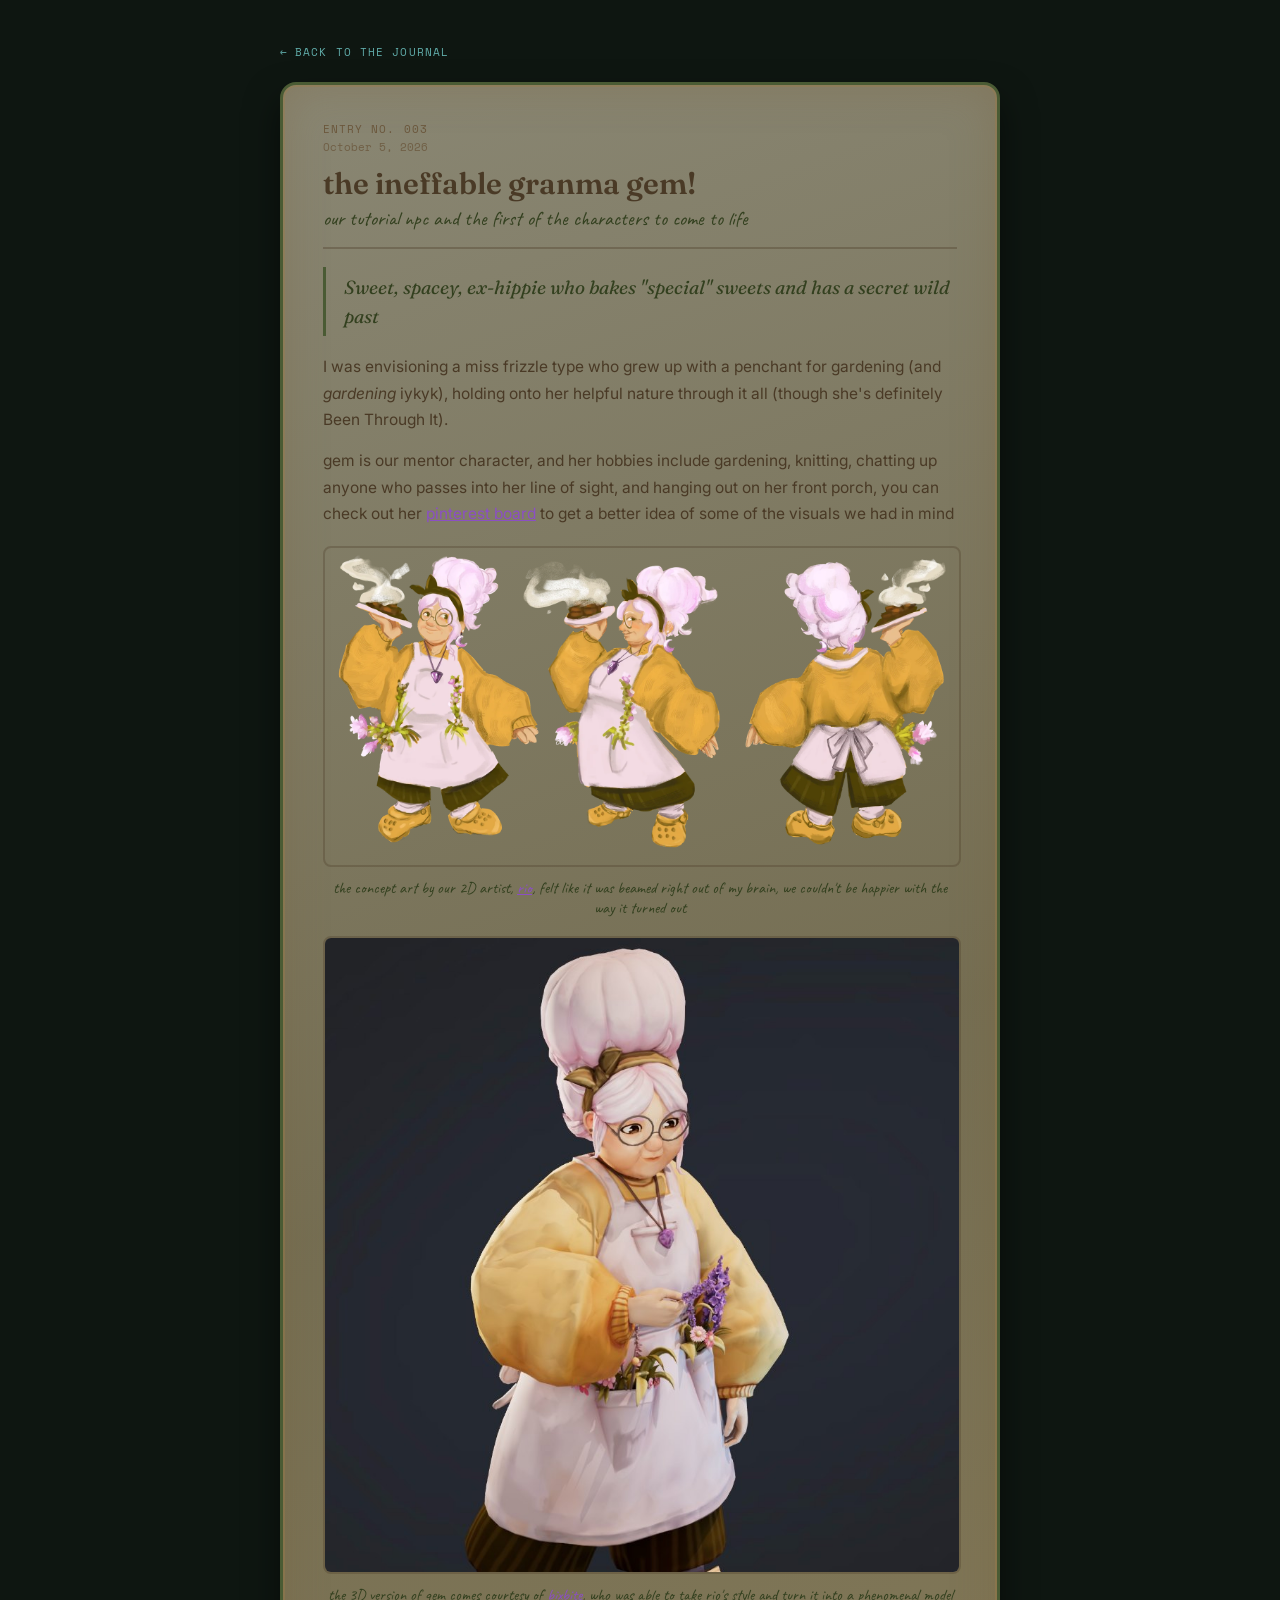
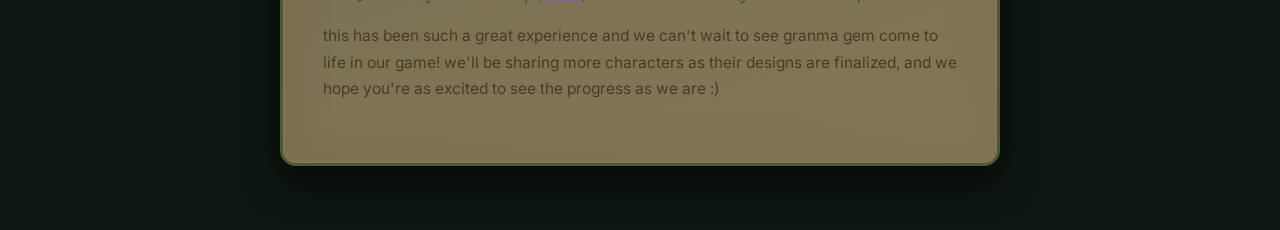
<file: docs/journal/003-the-ineffable-granma-gem.html>
<!DOCTYPE html>
<html lang="en">
<head>
<meta charset="UTF-8">
<meta name="viewport" content="width=device-width, initial-scale=1.0">
<title>the ineffable granma gem! — cultivation dev journal</title>
<meta name="description" content="I was envisioning a miss frizzle type who grew up with a penchant for gardening (and gardening iykyk), holding onto her helpful nature through it all (though she's definitely Been Through It).">
<link rel="canonical" href="https://www.cultivation.site/journal/003-the-ineffable-granma-gem.html">

<meta property="og:type" content="article">
<meta property="og:site_name" content="cultivation">
<meta property="og:url" content="https://www.cultivation.site/journal/003-the-ineffable-granma-gem.html">
<meta property="og:title" content="the ineffable granma gem!">
<meta property="og:description" content="I was envisioning a miss frizzle type who grew up with a penchant for gardening (and gardening iykyk), holding onto her helpful nature through it all (though she's definitely Been Through It).">
<meta property="og:image" content="https://www.cultivation.site/assets/cultivation/site/farm.jpg">

<meta name="twitter:card" content="summary_large_image">
<meta name="twitter:title" content="the ineffable granma gem!">
<meta name="twitter:description" content="I was envisioning a miss frizzle type who grew up with a penchant for gardening (and gardening iykyk), holding onto her helpful nature through it all (though she's definitely Been Through It).">
<meta name="twitter:image" content="https://www.cultivation.site/assets/cultivation/site/farm.jpg">

<script type="application/ld+json">
{
  "@context": "https://schema.org",
  "@type": "BlogPosting",
  "headline": "the ineffable granma gem!",
  "datePublished": "October 5, 2026",
  "author": { "@type": "Organization", "name": "Cult Studios" },
  "publisher": { "@type": "Organization", "name": "Cult Studios" },
  "mainEntityOfPage": "https://www.cultivation.site/journal/003-the-ineffable-granma-gem.html"
}
</script>

<link rel="icon" type="image/png" href="../assets/brand/cult-favicon-simple.png">
<link rel="stylesheet" href="../styles.css">
<style>
  html, body { margin: 0; }
  body {
    background: var(--vale-night); color: var(--vale-body); font-family: var(--font-sans-cv);
    min-height: 100vh; padding: 40px 22px 64px; box-sizing: border-box;
  }
  .wrap { max-width: 720px; margin: 0 auto; }
  .back {
    display: inline-flex; align-items: center; gap: 7px; text-decoration: none;
    font-family: var(--font-mono); font-size: 11px; letter-spacing: 0.1em; text-transform: uppercase;
    color: var(--vale-lumen); margin-bottom: 22px; opacity: 0.85;
  }
  .back:hover { opacity: 1; }
  .entry {
    color: var(--parch-ink, #4a3a26);
    background: linear-gradient(160deg, rgba(239,227,196,0.55), rgba(220,198,148,0.5) 60%, rgba(206,184,134,0.6));
    border: 3px solid #4a5b34; border-radius: 16px; padding: 36px 40px 40px;
    box-shadow: inset 0 0 0 2px rgba(156,123,70,0.4), inset 0 0 46px rgba(120,92,52,0.3), 0 18px 34px rgba(0,0,0,0.5);
  }
  .m-no { font-family: var(--font-mono); font-size: 10.5px; letter-spacing: 0.1em; text-transform: uppercase; color: #6b573c; }
  .m-dt { font-family: var(--font-mono); font-size: 10.5px; color: #6b573c; opacity: 0.8; margin-top: 2px; }
  .entry h1 { font-family: var(--font-display); font-weight: 600; font-size: 30px; color: #4a3a26; margin: 10px 0 4px; }
  .entry .sub { font-family: var(--font-hand); font-size: 20px; color: #33401f; margin: 0 0 16px; }
  .rule { height: 0; border: none; border-top: 2px solid rgba(74,58,38,0.35); margin: 14px 0 18px; }
  .body { font-family: var(--font-sans-cv); font-size: 15.5px; line-height: 1.72; color: #4a3a26; margin: 0 0 14px; }
  .body strong { color: #3a2c1a; }
  .drop::first-letter { font-family: var(--font-display); font-weight: 600; font-size: 52px; float: left; line-height: 0.8; padding: 4px 10px 2px 0; color: #33401f; }
  .bq { margin: 18px 0; padding: 6px 0 6px 18px; border-left: 3px solid #4a5b34; font-family: var(--font-display); font-style: italic; font-size: 19px; line-height: 1.5; color: #33401f; }
  .bl { margin: 0 0 14px; padding-left: 4px; list-style: none; }
  .bl li { font-family: var(--font-sans-cv); font-size: 15.5px; line-height: 1.6; color: #4a3a26; padding-left: 22px; position: relative; margin-bottom: 7px; }
  .bl li::before { content: ""; position: absolute; left: 4px; top: 9px; width: 6px; height: 6px; border-radius: 50%; background: #4a5b34; }
  .bf { margin: 18px 0; }
  .bf img { width: 100%; border-radius: 8px; border: 2px solid rgba(74,58,38,0.3); }
  .bf figcaption { font-family: var(--font-hand); font-size: 16px; color: #33401f; text-align: center; margin-top: 7px; }
  .stamps { display: flex; gap: 9px; flex-wrap: wrap; margin-top: 20px; }
  .stamp { font-family: var(--font-mono); font-size: 10.5px; letter-spacing: 0.06em; text-transform: uppercase; color: #6b573c; padding: 4px 11px; border-radius: 3px; border: 1.5px solid rgba(74,58,38,0.4); background: rgba(120,92,52,0.1); }
  .entry a { color: #8b4fc4; }
</style>
</head>
<body data-theme="vale-night">
  <div class="wrap">
    <a class="back" href="../journal.html"><span class="arr">&larr;</span> back to the journal</a>
    <article class="entry">
      <div class="m-no">Entry No. 003</div>
      <div class="m-dt">October 5, 2026</div>
      <h1>the ineffable granma gem!</h1>
      <p class="sub">our tutorial npc and the first of the characters to come to life</p>
      <hr class="rule">
      <blockquote class="bq">Sweet, spacey, ex-hippie who bakes "special" sweets and has a secret wild past</blockquote>
      <p class="body">I was envisioning a miss frizzle type who grew up with a penchant for gardening (and <em>gardening</em> iykyk), holding onto her helpful nature through it all (though she's definitely Been Through It).</p>
      <p class="body">gem is our mentor character, and her hobbies include gardening, knitting, chatting up anyone who passes into her line of sight, and hanging out on her front porch, you can check out her <a href="https://www.pinterest.com/cult_studios/cultivation/granma-gem-the-mentor/" target="_blank" rel="noopener">pinterest board</a> to get a better idea of some of the visuals we had in mind</p>
      <figure class="bf"><img src="../assets/cultivation/journal/granma-gem-2d.webp" alt="the concept art by our 2D artist, rio, felt like it was beamed right out of my brain, we couldn't be happier with the way it turned out"><figcaption>the concept art by our 2D artist, <a href="https://riolart.carrd.co/" target="_blank" rel="noopener">rio</a>, felt like it was beamed right out of my brain, we couldn't be happier with the way it turned out</figcaption></figure>
      <figure class="bf"><img src="../assets/cultivation/journal/granma-gem.jpg" alt="the 3D version of gem comes courtesy of bixbite, who was able to take rio's style and turn it into a phenomenal model"><figcaption>the 3D version of gem comes courtesy of <a href="https://www.artstation.com/bjdj1" target="_blank" rel="noopener">bixbite</a>, who was able to take rio's style and turn it into a phenomenal model</figcaption></figure>
      <p class="body">this has been such a great experience and we can't wait to see granma gem come to life in our game! we'll be sharing more characters as their designs are finalized, and we hope you're as excited to see the progress as we are :) </p>
      <div class="stamps"></div>
    </article>
  </div>
</body>
</html>
</file>
<file: styles.css>
/* ============================================================
   Cult Studios Design System — global entry point
   Consumers link THIS one file. It is an @import manifest only.
   ============================================================ */
@import url('./tokens/fonts.css');
@import url('./tokens/colors.css');
@import url('./tokens/typography.css');
@import url('./tokens/spacing.css');
</file>
<file: docs/styles.css>
/* ============================================================
   Cult Studios Design System — global entry point
   Consumers link THIS one file. It is an @import manifest only.
   ============================================================ */
@import url('./tokens/fonts.css');
@import url('./tokens/colors.css');
@import url('./tokens/typography.css');
@import url('./tokens/spacing.css');
</file>
